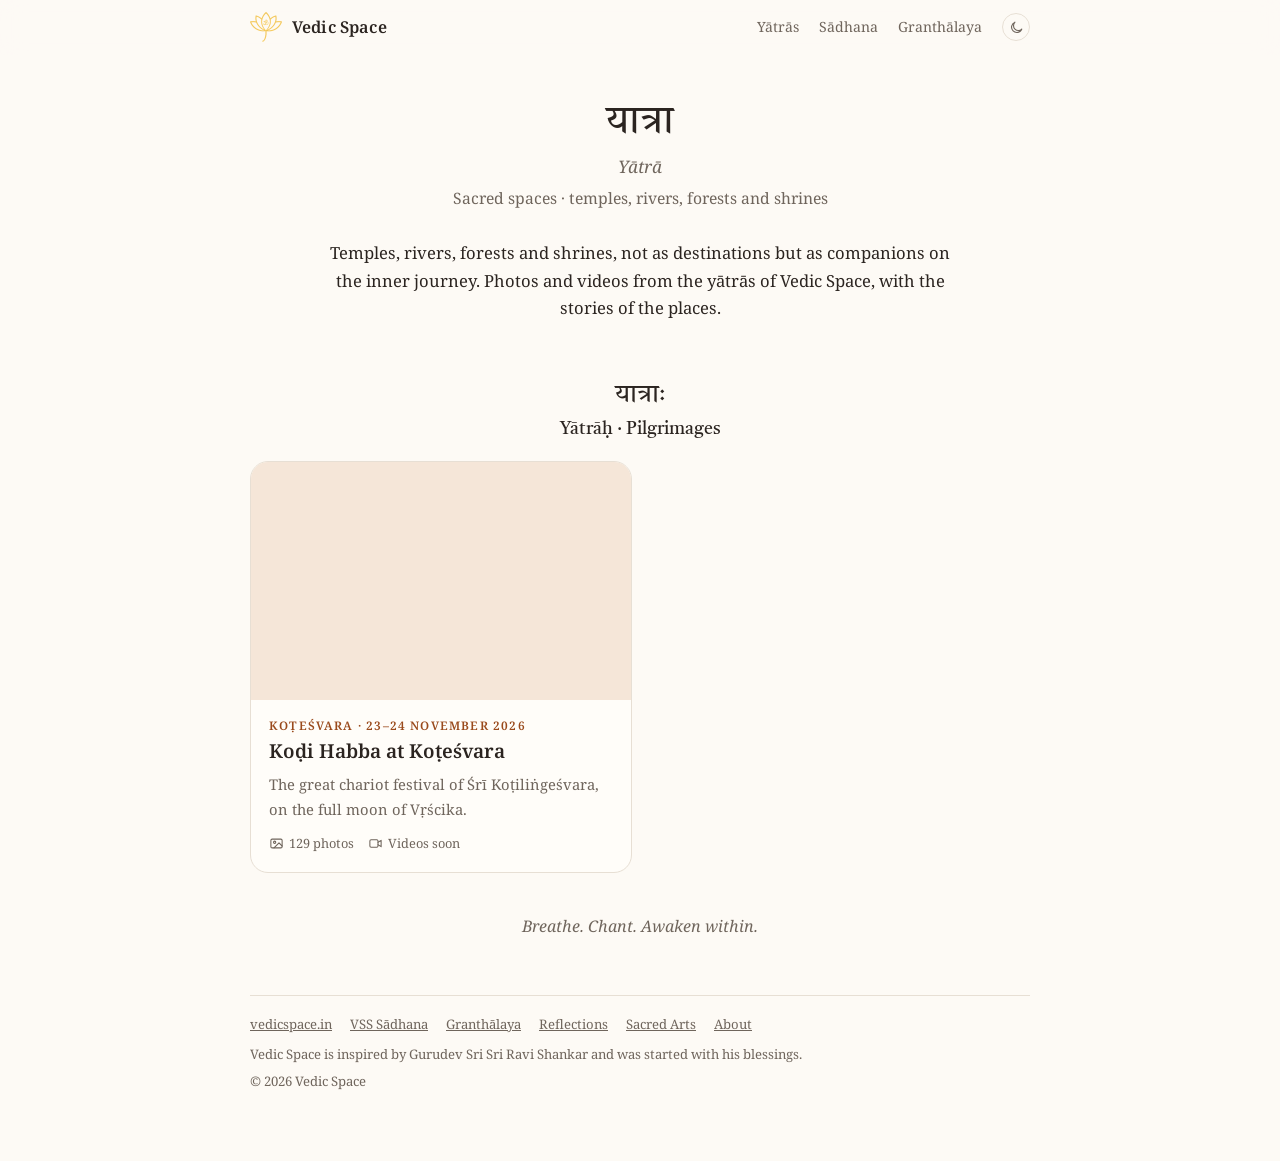
<file: index.html>
<!DOCTYPE html>
<html lang="en">
<head>
<meta charset="utf-8">
<meta name="viewport" content="width=device-width, initial-scale=1">
<title>Yātrā · Sacred Spaces · Vedic Space</title>
<meta name="description" content="Yātrā: temples, rivers, forests and shrines as companions on the inner journey. Photos and videos from Vedic Space pilgrimages.">
<link rel="icon" type="image/png" href="assets/logo-128.png">
<script>try{var t=localStorage.getItem("vs-theme");if(t==="light"||t==="dark")document.documentElement.setAttribute("data-theme",t);}catch(e){}</script>
<link rel="preconnect" href="https://fonts.googleapis.com">
<link rel="preconnect" href="https://fonts.gstatic.com" crossorigin>
<link href="https://fonts.googleapis.com/css2?family=Tiro+Devanagari+Sanskrit:ital@0;1&family=Noto+Serif+Devanagari:wght@400;600&family=Noto+Serif:ital,wght@0,400;0,600;1,400&display=swap" rel="stylesheet">
<link rel="stylesheet" href="base.css">
<link rel="stylesheet" href="vs.css">
<link rel="stylesheet" href="yatra.css">
</head>
<body>
<div class="topbar" id="topbar">
  <div class="tb-in">
    <a class="brand" href="https://vedicspace.in" title="Vedic Space">
      <img src="assets/logo-128.png" alt="Vedic Space" width="32" height="32">
      <span class="brand-name">Vedic Space</span>
    </a>
    <nav class="tb-links" aria-label="Site">
      <a href="#yatras">Yātrās</a>
      <a href="https://vishnu.vedicspace.in">Sādhana</a>
      <a class="wide" href="https://grantha.vedicspace.in">Granthālaya</a>
      <button class="theme-btn" type="button" data-theme-toggle aria-label="Switch to dark mode" title="Switch to dark mode">
        <svg class="i-moon" viewBox="0 0 24 24" aria-hidden="true"><path d="M20.5 14.5A8.5 8.5 0 1 1 9.5 3.5a7 7 0 0 0 11 11z"/></svg>
        <svg class="i-sun" viewBox="0 0 24 24" aria-hidden="true"><circle cx="12" cy="12" r="4"/><path d="M12 2.5v2M12 19.5v2M4.6 4.6l1.4 1.4M18 18l1.4 1.4M2.5 12h2M19.5 12h2M4.6 19.4 6 18M18 6l1.4-1.4"/></svg>
      </button>
    </nav>
  </div>
</div>

<div class="wrap">
<header>
  <h1 class="deva-title" lang="sa">यात्रा</h1>
  <p class="iast-title">Yātrā</p>
  <p class="en-title">Sacred spaces · temples, rivers, forests and shrines</p>
</header>

<p class="lead" style="text-align:center">Temples, rivers, forests and shrines, not as destinations but as companions on the inner journey.
Photos and videos from the yātrās of Vedic Space, with the stories of the places.</p>

<section id="yatras" aria-labelledby="y-h">
  <div class="s-head">
    <h2 id="y-h" lang="sa">यात्राः</h2>
    <p class="s-sub"><span class="s-iast">Yātrāḥ</span> · Pilgrimages</p>
  </div>
  <div class="yatras">
    <a class="ycard" href="kodi-habba/" data-dir="kodi-habba">
      <div class="cover"><span class="mark" lang="sa">ॐ</span></div>
      <div class="body">
        <p class="when">Koṭeśvara · 23–24 November 2026</p>
        <h3>Koḍi Habba at Koṭeśvara</h3>
        <p>The great chariot festival of Śrī Koṭiliṅgeśvara, on the full moon of Vṛścika.</p>
        <div class="counts"></div>
      </div>
    </a>
  </div>
</section>

<p class="close-line">Breathe. Chant. Awaken within.</p>

<footer>
  <nav aria-label="Vedic Space">
    <a href="https://vedicspace.in">vedicspace.in</a>
    <a href="https://vishnu.vedicspace.in">VSS Sādhana</a>
    <a href="https://grantha.vedicspace.in">Granthālaya</a>
    <a href="https://blogs.vedicspace.in">Reflections</a>
    <a href="https://kala.vedicspace.in">Sacred Arts</a>
    <a href="https://vedicspace.in/about-us">About</a>
  </nav>
  <p>Vedic Space is inspired by Gurudev Sri Sri Ravi Shankar and was started with his blessings.</p>
  <p>© 2026 Vedic Space</p>
</footer>
</div>
<script src="yatra.js"></script>
</body>
</html>
</file>
<file: base.css>
/* Vedic Space Grantha · palette and fonts, shared by every page.
   Change a colour or a font family here and the whole site follows. */
:root{
  --ink:#2b2420; --soft:#6f655c; --faint:#a1968b; --line:#e7dfd4; --paper:#fdfaf5; --card:#fffdf9;
  --accent:#9a4a1c; --accent-soft:#f5e6d8; --on:#9a4a1c; --off:#d8cfc4;
  --deva:"Tiro Devanagari Sanskrit","Noto Serif Devanagari",serif;
  --latin:"Noto Serif",Georgia,serif;
}
/* dark palette: follows the device unless the reader picked a theme with the switch */
@media (prefers-color-scheme:dark){
  :root:not([data-theme="light"]){--ink:#ece4da;--soft:#b8ab9d;--faint:#85796d;--line:#3a332d;--paper:#1c1916;--card:#231f1b;
        --accent:#e09a6a;--accent-soft:#3a2a1f;--on:#e09a6a;--off:#4a423a;color-scheme:dark}
}
:root[data-theme="dark"]{--ink:#ece4da;--soft:#b8ab9d;--faint:#85796d;--line:#3a332d;--paper:#1c1916;--card:#231f1b;
  --accent:#e09a6a;--accent-soft:#3a2a1f;--on:#e09a6a;--off:#4a423a;color-scheme:dark}
:root[data-theme="light"]{color-scheme:light}
</file>
<file: vs.css>
/* Vedic Space family stylesheet (home, About, Reflections). Loaded after base.css, the shared Granthālaya palette and fonts.
   Same toolbar, headings, cards and footer as vishnu.vedicspace.in and grantha.vedicspace.in. */
*{box-sizing:border-box}
html{scroll-behavior:smooth;scroll-padding-top:70px}
html,body{margin:0;background:var(--paper);color:var(--ink);font-family:var(--latin)}
body{font-size:16px;line-height:1.65}
a{color:var(--accent)}
img{max-width:100%}
.wrap{max-width:820px;margin:0 auto;padding:0 20px 64px}
[lang="sa"]{font-family:var(--deva)}
:focus-visible{outline:2px solid var(--accent);outline-offset:2px}
@media (prefers-reduced-motion:reduce){html{scroll-behavior:auto}*{transition:none!important;animation:none!important}}

/* ---- toolbar (as on the Granthālaya) */
.topbar{position:sticky;top:0;z-index:6;background:color-mix(in srgb,var(--paper) 86%,transparent);
  -webkit-backdrop-filter:saturate(1.3) blur(12px);backdrop-filter:saturate(1.3) blur(12px);
  border-bottom:1px solid transparent;transition:border-color .25s,box-shadow .25s}
.topbar.scrolled{border-bottom-color:var(--line);box-shadow:0 1px 14px rgba(60,40,20,.05)}
.tb-in{max-width:820px;margin:0 auto;padding:0 20px;height:54px;display:flex;align-items:center;gap:16px}
.brand{display:inline-flex;align-items:center;gap:10px;text-decoration:none;color:var(--ink);flex-shrink:0;border-radius:8px}
.brand img{width:32px;height:32px;display:block;transition:transform .3s ease}
.brand:hover img{transform:rotate(-6deg) scale(1.05)}
.brand-name{font-weight:600;font-size:1.02rem;letter-spacing:.01em;white-space:nowrap}
.tb-links{margin-left:auto;display:flex;align-items:center;gap:20px;font-size:.88rem}
.tb-links a{color:var(--soft);text-decoration:none;white-space:nowrap}
.tb-links a:hover,.tb-links a:focus-visible{color:var(--accent)}
.theme-btn{width:28px;height:28px;border-radius:50%;border:1px solid var(--line);background:none;color:var(--soft);
  display:inline-grid;place-items:center;cursor:pointer;padding:0;flex-shrink:0;transition:color .2s,border-color .2s,background .2s}
.theme-btn:hover{color:var(--accent);border-color:var(--accent);background:var(--accent-soft)}
.theme-btn svg{width:15px;height:15px;fill:none;stroke:currentColor;stroke-width:1.8;stroke-linecap:round;stroke-linejoin:round}
.theme-btn .i-sun{display:none}
.theme-btn[data-mode="dark"] .i-sun{display:block}
.theme-btn[data-mode="dark"] .i-moon{display:none}
@media (max-width:600px){.tb-in{padding:0 14px;gap:10px;height:50px}.brand img{width:30px;height:30px}
  .tb-links{gap:13px;font-size:.84rem}.tb-links .wide{display:none}}
@media (max-width:380px){.brand-name{display:none}}

/* ---- title */
header{text-align:center;padding:42px 0 6px}
.deva-title{font-family:var(--deva);font-size:2.5rem;line-height:1.3;margin:0;font-weight:400}
.iast-title{font-style:italic;color:var(--soft);margin:4px 0 0;font-size:1.08rem}
.en-title{margin:4px auto 0;font-size:.98rem;color:var(--soft);max-width:520px}
.invocation{margin:18px 0 0;font-size:.86rem;color:var(--soft)}
.invocation [lang="sa"]{display:block;font-size:1.25rem;color:var(--accent);line-height:1.5}
@media (max-width:560px){header{padding-top:28px}.deva-title{font-size:2.05rem}}

.lead{max-width:640px;margin:22px auto 0;font-size:1.04rem}
.begin{display:flex;justify-content:center;gap:10px 14px;flex-wrap:wrap;margin:22px 0 0;font-size:.92rem}
.btn{display:inline-flex;align-items:center;gap:8px;text-decoration:none;border:1px solid color-mix(in srgb,var(--accent) 35%,var(--line));
  border-radius:999px;padding:9px 20px;min-height:44px;color:var(--accent);background:none;font:inherit;cursor:pointer;transition:background .2s}
.btn:hover,.btn:focus-visible{background:var(--accent-soft)}
.btn.solid{background:var(--accent);border-color:var(--accent);color:var(--paper)}
.btn.solid:hover,.btn.solid:focus-visible{background:color-mix(in srgb,var(--accent) 88%,var(--ink))}
.btn svg{width:16px;height:16px;fill:none;stroke:currentColor;stroke-width:1.8;stroke-linecap:round;stroke-linejoin:round}

/* ---- section heads, as the Granthālaya catalogue head */
section{margin-top:56px}
.s-head{text-align:center;margin:0 0 18px}
.s-head h2{font-family:var(--deva);font-weight:400;font-size:1.65rem;margin:0;line-height:1.35}
.s-head p{margin:2px 0 0;font-size:.9rem;color:var(--soft)}
/* IAST and English under a Sanskrit heading: same typeface and colour as the heading itself */
.s-head .s-sub{font-family:var(--deva);color:var(--ink);font-size:1.12rem;line-height:1.45;margin-top:4px}
.lead-in{text-align:center;font-style:italic;font-size:1.02rem}
.s-intro{max-width:640px;margin:0 auto 18px}
.k{font-size:.72rem;letter-spacing:.08em;text-transform:uppercase;color:var(--accent);margin:0}

/* ---- cards (the Granthālaya .text card) */
.card{background:var(--card);border:1px solid var(--line);border-radius:14px;padding:18px 20px;margin-top:12px}
.card h3{margin:0;font-size:1.05rem;font-weight:600}
.card p{margin:8px 0 0}
@media (max-width:560px){.card{padding:16px}}

/* verse cards: śāstra basis */
.verse .src{display:flex;justify-content:space-between;align-items:baseline;gap:10px;flex-wrap:wrap}
.verse .src a{font-size:.84rem;text-decoration:none;white-space:nowrap}
.verse .src a:hover{text-decoration:underline}
.verse .sa{font-size:1.32rem;line-height:1.75;margin:10px 0 0;white-space:pre-line;text-align:center}
.verse .tr{margin:10px 0 0;font-size:.95rem}
.verse .why{margin:10px 0 0;padding-top:10px;border-top:1px solid var(--line);font-size:.9rem;color:var(--soft)}
.verse .why b{color:var(--ink);font-weight:600}
@media (max-width:560px){.verse .sa{font-size:1.18rem}}
.credit{font-size:.8rem;color:var(--soft);text-align:center;margin:14px 0 0}

.argument{list-style:none;margin:20px 0 0;padding:0;border-top:1px solid var(--line)}
.argument li{display:grid;grid-template-columns:7.5em 1fr;gap:12px;padding:10px 2px;border-bottom:1px solid var(--line);font-size:.94rem}
.argument .k{padding-top:3px}
@media (max-width:480px){.argument li{grid-template-columns:1fr;gap:2px}}

/* ---- the sitting: three movements of one breath */
.sitting{list-style:none;margin:8px 0 0;padding:0;position:relative}
.sitting::before{content:"";position:absolute;left:23px;top:30px;bottom:30px;width:1px;
  background:linear-gradient(var(--accent-soft),color-mix(in srgb,var(--accent) 45%,transparent),var(--accent-soft))}
.sitting li{position:relative;display:flex;gap:18px;padding:14px 0}
.sitting .num{flex:0 0 48px;height:48px;border-radius:50%;display:grid;place-items:center;background:var(--paper);
  border:1px solid color-mix(in srgb,var(--accent) 40%,var(--line));color:var(--accent);font-family:var(--deva);font-size:1.3rem;z-index:1}
.sitting h3{margin:4px 0 0;font-size:1.05rem;font-weight:600}
.sitting h3 [lang="sa"]{font-weight:400;color:var(--accent);margin-left:6px}
.sitting p{margin:4px 0 0;font-size:.94rem}
.topics{display:flex;flex-wrap:wrap;gap:8px;margin:16px 0 0;padding:0;list-style:none;justify-content:center}
.topics li{font-size:.84rem;border:1px solid var(--line);border-radius:999px;padding:4px 12px;background:var(--card)}

/* ---- qualities the practice cultivates */
.qualities{display:grid;grid-template-columns:repeat(auto-fill,minmax(230px,1fr));gap:0 24px;margin:6px 0 0;padding:0;list-style:none;
  border-top:1px solid var(--line)}
.qualities li{padding:11px 0;border-bottom:1px solid var(--line)}
.qualities .q{display:flex;align-items:baseline;gap:8px;flex-wrap:wrap}
.qualities [lang="sa"]{font-size:1.08rem;color:var(--accent)}
.qualities .qe{font-weight:600;font-size:.93rem}
.qualities p{margin:2px 0 0;font-size:.88rem;color:var(--soft)}
.note{font-size:.84rem;color:var(--soft);margin:12px 0 0}

/* two dimensions */
.two{display:grid;grid-template-columns:1fr 1fr;gap:12px}
@media (max-width:640px){.two{grid-template-columns:1fr}}
.refs{margin:10px 0 0;padding-left:1.2em;font-size:.84rem;color:var(--soft)}
.refs li{margin:4px 0}

/* programmes */
.prog dl{margin:10px 0 0;display:grid;grid-template-columns:8.5em 1fr;gap:6px 14px;font-size:.93rem}
.prog dt{color:var(--soft)}
.prog dd{margin:0}
@media (max-width:480px){.prog dl{grid-template-columns:1fr;gap:0}.prog dd{margin-bottom:8px}}
.tbc{font-size:.72rem;letter-spacing:.04em;color:var(--accent);background:var(--accent-soft);border-radius:999px;padding:1px 8px;white-space:nowrap}
.dakshina{margin-top:14px;padding:16px 20px;border-radius:14px;border:1px solid color-mix(in srgb,var(--accent) 30%,var(--line));
  background:linear-gradient(135deg,var(--accent-soft),color-mix(in srgb,var(--accent-soft) 30%,var(--card)))}
.dakshina h3{margin:0;font-weight:600;font-size:1.02rem}
.dakshina h3 [lang="sa"]{font-weight:400;color:var(--accent);margin-left:6px}
.dakshina p{margin:6px 0 0;font-size:.93rem}

/* learners: video facade + quotes */
.video{position:relative;display:block;width:100%;aspect-ratio:16/9;border:0;padding:0;border-radius:12px;overflow:hidden;
  background:#000 center/cover no-repeat;cursor:pointer}
.video::after{content:"";position:absolute;inset:0;background:linear-gradient(transparent 55%,rgba(0,0,0,.55))}
.video .play{position:absolute;left:50%;top:50%;transform:translate(-50%,-50%);width:64px;height:64px;border-radius:50%;z-index:1;
  display:grid;place-items:center;background:color-mix(in srgb,var(--paper) 88%,transparent);color:var(--accent);transition:transform .25s}
.video:hover .play,.video:focus-visible .play{transform:translate(-50%,-50%) scale(1.06)}
.video .play svg{width:24px;height:24px;margin-left:3px;fill:currentColor}
.video .cap{position:absolute;left:14px;right:14px;bottom:10px;z-index:1;color:#fff;font-size:.86rem;text-align:left;line-height:1.35}
.video iframe{position:absolute;inset:0;width:100%;height:100%;border:0}
.quote{display:flex;gap:14px;align-items:flex-start}
.quote img{width:52px;height:52px;border-radius:50%;object-fit:cover;flex-shrink:0;border:1px solid var(--line)}
.quote blockquote{margin:0;font-size:.95rem}
.quote blockquote p{margin:0 0 8px}
.quote .who{margin:6px 0 0;font-size:.86rem;color:var(--soft)}
.quote .who b{color:var(--ink);font-weight:600}
@media (max-width:480px){.quote{flex-direction:column;gap:10px}}

/* join */
.join{text-align:center}
.join .begin{margin-top:16px}

footer{margin-top:56px;padding-top:18px;border-top:1px solid var(--line);font-size:.82rem;color:var(--soft)}
footer p{margin:5px 0}
footer a{color:var(--soft)}
footer a:hover{color:var(--accent)}
footer nav{display:flex;flex-wrap:wrap;gap:6px 18px;margin-bottom:8px}
.close-line{text-align:center;font-style:italic;color:var(--soft);margin:40px 0 0}

/* ===== home, About and Reflections additions ===== */
.latin-title{font-family:var(--deva);font-size:2.6rem;line-height:1.2;margin:0;font-weight:400;letter-spacing:.01em}
@media (max-width:560px){.latin-title{font-size:2.1rem}}
.motto{max-width:560px;margin:22px auto 0;text-align:center;font-family:var(--deva);font-size:1.2rem;line-height:1.55;color:var(--ink)}
.motto::before,.motto::after{content:"";display:block;width:46px;height:1px;margin:12px auto;background:color-mix(in srgb,var(--accent) 50%,transparent)}

/* the heart and its branches */
.heart{display:block;text-decoration:none;color:var(--ink);border-color:color-mix(in srgb,var(--accent) 40%,var(--line));
  background:linear-gradient(135deg,var(--accent-soft),color-mix(in srgb,var(--accent-soft) 25%,var(--card)))}
.heart .td,.branch .td{font-family:var(--deva);font-size:1.45rem;line-height:1.35}
.heart .ti,.branch .ti{font-style:italic;color:var(--soft);margin-left:8px}
.heart:hover .td,.branch:hover .td{color:var(--accent)}
.go{display:inline-block;margin-top:10px;font-size:.88rem;color:var(--accent)}
.branches{display:grid;grid-template-columns:1fr 1fr;gap:12px;margin-top:12px}
@media (max-width:640px){.branches{grid-template-columns:1fr}}
.branch{display:block;text-decoration:none;color:var(--ink);margin-top:0}
.branch .td{font-size:1.25rem}
.branch p{font-size:.92rem}
.branch.soon{background:none;border-style:dashed}
.branch.soon .td{color:var(--soft)}
.soon-list{list-style:none;margin:16px 0 0;padding:0;display:flex;flex-wrap:wrap;gap:8px;justify-content:center}
.soon-list li{font-size:.84rem;border:1px dashed var(--line);border-radius:999px;padding:4px 12px;color:var(--soft)}

/* plain lists in the Granthālaya "about" manner */
.dl{max-width:660px;margin:0 auto;border-top:1px solid var(--line)}
.dl dt{font-size:.72rem;letter-spacing:.08em;text-transform:uppercase;color:var(--accent);margin-top:14px}
.dl dd{margin:3px 0 0;padding-bottom:14px;border-bottom:1px solid var(--line);font-size:.95rem}
.prose{max-width:660px;margin:0 auto}
.prose p{margin:0 0 14px}

/* people */
.person h3{font-size:1.1rem}
.person .role{margin:2px 0 0;font-size:.86rem;color:var(--accent)}

/* Reflections: list of essays */
.essay{display:block;text-decoration:none;color:var(--ink)}
.essay .meta{margin:0;font-size:.78rem;letter-spacing:.05em;text-transform:uppercase;color:var(--accent)}
.essay h3{margin:4px 0 0;font-size:1.18rem;font-weight:600;line-height:1.35}
.essay:hover h3{color:var(--accent)}
.essay p{font-size:.94rem;color:var(--soft)}
</file>
<file: yatra.css>
/* Vedic Space · Yātrā. Loaded after base.css and vs.css (the family palette, fonts, toolbar and footer).
   Yātrā cards on the index; on a yātrā page, photo cards that open a carousel, and video cards. */

/* ---- yātrā cards on the index */
.yatras{display:grid;grid-template-columns:repeat(auto-fill,minmax(300px,1fr));gap:16px;margin-top:8px}
.ycard{position:relative;display:flex;flex-direction:column;text-decoration:none;color:var(--ink);background:var(--card);
  border:1px solid var(--line);border-radius:18px;overflow:hidden;transition:transform .3s ease,box-shadow .3s ease,border-color .3s ease}
.ycard:hover,.ycard:focus-visible{transform:translateY(-2px);border-color:color-mix(in srgb,var(--accent) 40%,var(--line));
  box-shadow:0 16px 36px -22px rgba(60,40,20,.45)}
.ycard .cover{aspect-ratio:16/10;background:var(--accent-soft) center/cover no-repeat;display:grid;place-items:center}
.ycard .cover .mark{font-family:var(--deva);font-size:2.4rem;color:var(--accent);opacity:.75}
.ycard .body{padding:16px 18px 18px}
.ycard .when{margin:0;font-size:.74rem;letter-spacing:.1em;text-transform:uppercase;color:var(--accent);font-weight:600}
.ycard h3{margin:4px 0 0;font-size:1.2rem;font-weight:600;line-height:1.3}
.ycard h3 .d{display:block;font-family:var(--deva);font-weight:400;font-size:1.05rem;color:var(--soft)}
.ycard p{margin:8px 0 0;font-size:.92rem;color:var(--soft)}
.ycard .counts{display:flex;gap:14px;margin-top:12px;font-size:.8rem;color:var(--soft)}
.ycard .counts span{display:inline-flex;align-items:center;gap:5px}
.ycard .counts svg{width:15px;height:15px;fill:none;stroke:currentColor;stroke-width:1.7;stroke-linecap:round;stroke-linejoin:round}
.ycard.soon{border-style:dashed;background:none}
.ycard.soon:hover{transform:none;box-shadow:none}

/* ---- a yātrā page: section head with a count */
.g-head{display:flex;align-items:baseline;justify-content:space-between;gap:10px;margin:0 0 12px}
.g-head .n{font-size:.84rem;color:var(--soft)}
.empty{border:1px dashed var(--line);border-radius:16px;padding:26px 20px;text-align:center;color:var(--soft);font-size:.95rem}

/* ---- photo chapters and their mosaic of cards
   wide photos (2:1 and wider) take two columns, tall ones two rows; the grid fills the gaps */
.chap{margin-top:34px}
.chap:first-child{margin-top:4px}
.chap-head{display:flex;align-items:flex-start;gap:12px}
.chap-n{flex:0 0 30px;height:30px;border-radius:50%;display:grid;place-items:center;margin-top:2px;
  background:var(--accent-soft);color:var(--accent);font-weight:600;font-size:.9rem}
.chap-head h3{margin:0;font-size:1.2rem;font-weight:600;line-height:1.3}
.chap-note{margin:2px 0 0;font-size:.8rem;letter-spacing:.04em;color:var(--soft)}
.chap-text{margin:10px 0 14px;max-width:680px;font-size:.96rem;line-height:1.7}
.mosaic{display:grid;grid-template-columns:repeat(auto-fill,minmax(150px,1fr));grid-auto-rows:150px;grid-auto-flow:dense;gap:8px}
@media (max-width:480px){.mosaic{grid-template-columns:repeat(2,1fr);grid-auto-rows:42vw;gap:6px}}
.pcard{position:relative;display:block;width:100%;height:100%;padding:0;border:0;border-radius:12px;overflow:hidden;cursor:zoom-in;
  background:var(--accent-soft)}
.pcard.wide{grid-column:span 2}
.pcard.tall{grid-row:span 2}
.pcard img{width:100%;height:100%;object-fit:cover;display:block;transition:transform .5s ease}
.pcard:hover img,.pcard:focus-visible img{transform:scale(1.04)}
.pcard:focus-visible{outline:2px solid var(--accent);outline-offset:3px}
.pcard .cap{position:absolute;left:0;right:0;bottom:0;padding:22px 10px 8px;color:#fff;font-size:.78rem;line-height:1.3;text-align:left;
  background:linear-gradient(transparent,rgba(0,0,0,.6));opacity:0;transition:opacity .3s ease}
.pcard .cap:empty{display:none}
.pcard:hover .cap,.pcard:focus-visible .cap{opacity:1}
@media (hover:none){.pcard .cap{opacity:1}}

/* ---- the carousel (opens over the page) */
.lb{position:fixed;inset:0;z-index:50;display:none;flex-direction:column;background:#0c0a08;color:#f5efe6;
  -webkit-user-select:none;user-select:none;touch-action:pan-y pinch-zoom}
.lb.open{display:flex;animation:lbIn .25s ease}
@keyframes lbIn{from{opacity:0}to{opacity:1}}
.lb-top{display:flex;align-items:center;justify-content:space-between;padding:12px 14px;font-size:.86rem;color:#cfc4b6}
.lb-count{font-variant-numeric:tabular-nums}
.lb-btn{width:44px;height:44px;border-radius:50%;border:1px solid rgba(255,255,255,.18);background:rgba(255,255,255,.06);color:#f5efe6;
  display:grid;place-items:center;cursor:pointer;transition:background .2s,opacity .2s}
.lb-btn:hover{background:rgba(255,255,255,.16)}
.lb-btn:focus-visible{outline:2px solid #e09a6a;outline-offset:2px}
.lb-btn svg{width:20px;height:20px;fill:none;stroke:currentColor;stroke-width:1.8;stroke-linecap:round;stroke-linejoin:round}
.lb-btn:disabled{opacity:.25;cursor:default}
.lb-stage{position:relative;flex:1;min-height:0;display:flex;align-items:center;justify-content:center;overflow:hidden}
.lb-track{display:flex;height:100%;width:100%;transition:transform .35s cubic-bezier(.2,.7,.2,1)}
.lb-slide{flex:0 0 100%;height:100%;display:flex;align-items:center;justify-content:center;padding:0 8px}
.lb-slide img{max-width:100%;max-height:100%;object-fit:contain;border-radius:6px;box-shadow:0 20px 60px rgba(0,0,0,.5)}
.lb-prev,.lb-next{position:absolute;top:50%;transform:translateY(-50%);z-index:2}
.lb-prev{left:14px}.lb-next{right:14px}
@media (max-width:640px){.lb-prev,.lb-next{display:none}}
.lb-cap{min-height:3.2em;padding:10px 18px 4px;text-align:center;font-size:.95rem;line-height:1.45;color:#e9e1d6}
.lb-dots{display:flex;gap:6px;justify-content:center;padding:6px 0 calc(14px + env(safe-area-inset-bottom,0px));overflow:hidden;max-width:100%}
.lb-dots i{width:6px;height:6px;border-radius:50%;background:rgba(255,255,255,.25);flex-shrink:0;transition:background .2s,transform .2s}
.lb-dots i.on{background:#e09a6a;transform:scale(1.3)}
@media (prefers-reduced-motion:reduce){.lb-track{transition:none}.lb.open{animation:none}.pcard img{transition:none}}
body.lb-lock{overflow:hidden}

/* ---- video cards (YouTube, loaded only when played) */
.videos{display:grid;grid-template-columns:repeat(auto-fill,minmax(280px,1fr));gap:14px}
.vcard{background:var(--card);border:1px solid var(--line);border-radius:16px;overflow:hidden}
.vcard .frame{position:relative;aspect-ratio:16/9;background:#000 center/cover no-repeat;border:0;padding:0;width:100%;display:block;cursor:pointer}
.vcard .frame::after{content:"";position:absolute;inset:0;background:linear-gradient(transparent 55%,rgba(0,0,0,.45))}
.vcard .play{position:absolute;left:50%;top:50%;transform:translate(-50%,-50%);z-index:1;width:58px;height:58px;border-radius:50%;display:grid;place-items:center;
  background:color-mix(in srgb,var(--paper) 90%,transparent);color:var(--accent);transition:transform .25s}
.vcard .frame:hover .play,.vcard .frame:focus-visible .play{transform:translate(-50%,-50%) scale(1.07)}
.vcard .play svg{width:22px;height:22px;margin-left:3px;fill:currentColor}
.vcard iframe{position:absolute;inset:0;width:100%;height:100%;border:0}
.vcard .vt{padding:12px 14px 14px}
.vcard .vt h3{margin:0;font-size:1rem;font-weight:600;line-height:1.35}
.vcard .vt p{margin:4px 0 0;font-size:.84rem;color:var(--soft)}

/* ---- page header, as on the Reflections essays */
.essay-hero{text-align:center;padding:44px 0 6px}
.essay-hero .trail{margin:0 0 18px}
.trail{font-size:.72rem;letter-spacing:.07em;text-transform:uppercase;color:var(--faint)}
.trail a{color:var(--soft);text-decoration:none}
.trail a:hover{color:var(--accent)}
.kicker{margin:0;font-size:.72rem;font-weight:600;letter-spacing:.18em;text-transform:uppercase;color:var(--accent);line-height:1.7}
.essay-hero h1{font-family:var(--latin);font-weight:600;font-size:2.5rem;line-height:1.18;margin:12px auto 0;max-width:720px}
.essay-hero h1.deva{font-family:var(--deva);font-weight:400}
.subtitle{max-width:640px;margin:14px auto 0;font-style:italic;color:var(--soft);font-size:1.12rem;line-height:1.6}
.byline{margin:14px 0 0;font-size:.84rem;color:var(--soft)}
.rule{width:90px;height:3px;border-radius:3px;margin:24px auto 0;background:linear-gradient(90deg,var(--accent),color-mix(in srgb,var(--accent) 35%,transparent))}
@media (max-width:560px){.essay-hero{padding-top:30px}.essay-hero h1{font-size:1.95rem}.subtitle{font-size:1.02rem}}
.post-back{max-width:760px;margin:10px auto 0;text-align:center;font-size:.9rem}
.post-back a{text-decoration:none}

/* ---- yātrā page: introduction and the row of chapter links */
.intro-text{max-width:680px;margin:26px auto 0;font-size:1rem;line-height:1.75}
.intro-text p{margin:0 0 12px}
.intro-text .src{font-size:.84rem;color:var(--soft)}
.chap-nav{display:flex;flex-wrap:wrap;gap:8px;margin:4px 0 6px}
.chap-nav a{display:inline-flex;align-items:center;gap:7px;font-size:.84rem;text-decoration:none;color:var(--ink);
  border:1px solid var(--line);border-radius:999px;padding:5px 12px 5px 6px;background:var(--card)}
.chap-nav a b{width:20px;height:20px;border-radius:50%;display:grid;place-items:center;font-size:.72rem;background:var(--accent-soft);color:var(--accent)}
.chap-nav a:hover{border-color:var(--accent);color:var(--accent)}
.chap{scroll-margin-top:70px}

/* ---- carousel: full screen and the immersive view */
.lb-top{gap:8px}
.lb-top .lb-count{margin-right:auto}
.lb-fs .i-out{display:none}
.lb.immersive .lb-fs .i-in{display:none}
.lb.immersive .lb-fs .i-out{display:block}
.lb:fullscreen{background:#000}
.lb.immersive{background:#000}
.lb.immersive .lb-cap,.lb.immersive .lb-dots{display:none}
.lb.immersive .lb-top{position:absolute;top:0;left:0;right:0;z-index:3;background:linear-gradient(rgba(0,0,0,.55),transparent);opacity:.75}
.lb.immersive .lb-slide{padding:0}
.lb.immersive .lb-slide img{border-radius:0;box-shadow:none}
/* the introduction's small headings */
.intro-h{font-size:.8rem;letter-spacing:.1em;text-transform:uppercase;color:var(--accent);font-weight:600;margin:22px 0 6px}
</file>
